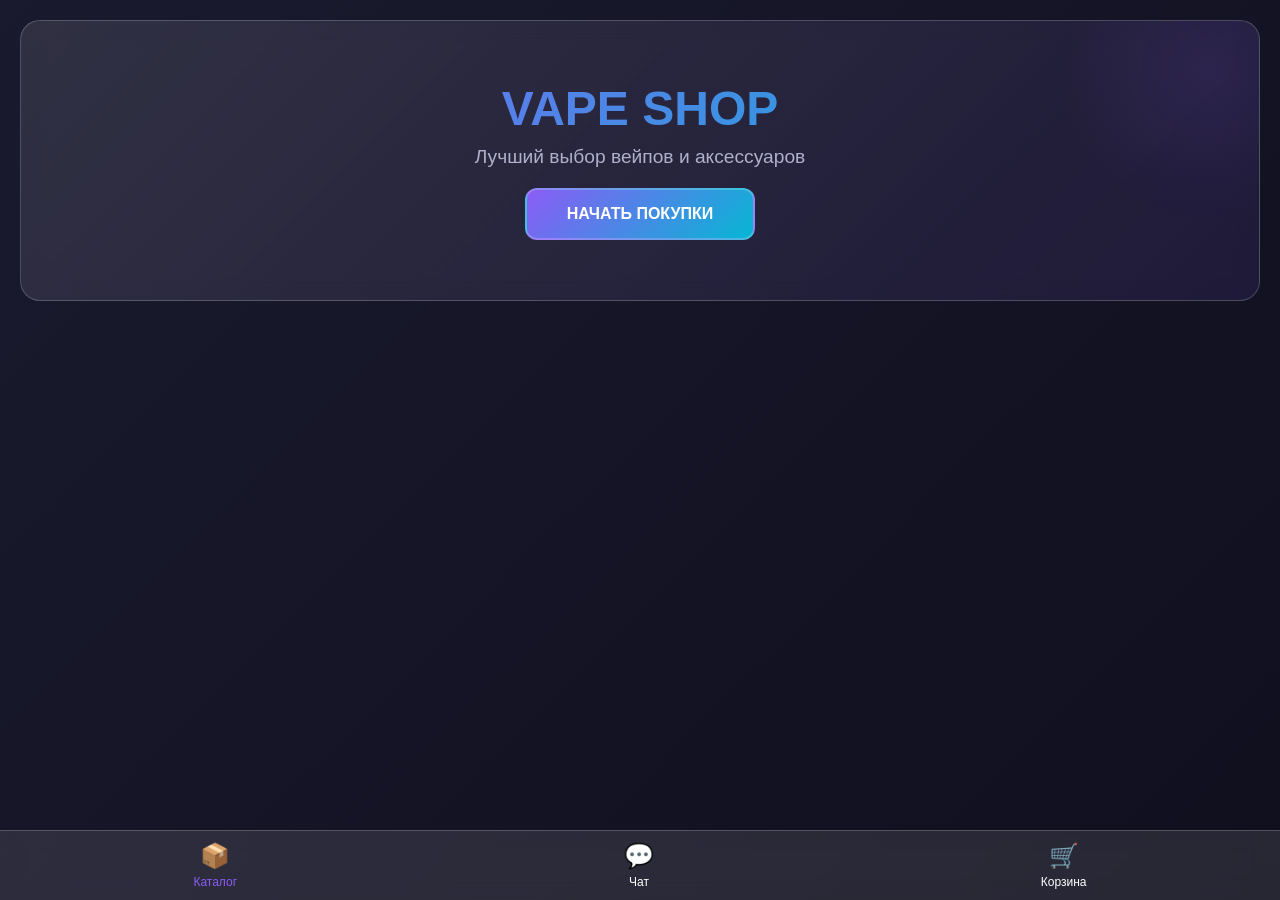
<file: index.html>
<!DOCTYPE html>
<html lang="ru">
<head>
    <meta charset="UTF-8">
    <meta name="viewport" content="width=device-width, initial-scale=1.0">
    <title>Vape Shop - Лучший выбор вейпов</title>
    <link rel="stylesheet" href="styles.css">
    <script src="https://telegram.org/js/telegram-web-app.js"></script>
</head>
<body>
    <div id="app-container">
        <!-- ГЛАВНАЯ СТРАНИЦА -->
        <div id="home-page" class="page active">
            <div class="hero">
                <div class="hero-content">
                    <h1>VAPE SHOP</h1>
                    <p>Лучший выбор вейпов и аксессуаров</p>
                    <button class="hero-btn" onclick="goToTab('catalog')">НАЧАТЬ ПОКУПКИ</button>
                </div>
                <div class="hero-glow"></div>
            </div>
        </div>

        <!-- КАТАЛОГ -->
        <div id="catalog-page" class="page">
            <div class="catalog-header">
                <h2>Каталог товаров</h2>
                <div class="categories-scroll">
                    <div class="category-btn active" onclick="filterByCategory('all')">Все</div>
                    <div class="category-btn" onclick="filterByCategory('pod')">Pod системы</div>
                    <div class="category-btn" onclick="filterByCategory('liquid')">Жидкости</div>
                    <div class="category-btn" onclick="filterByCategory('accessories')">Аксессуары</div>
                    <div class="category-btn" onclick="filterByCategory('disposable')">Одноразовые</div>
                </div>
            </div>
            <div id="products-container" class="products-grid">
                <!-- Товары загружаются сюда -->
            </div>
        </div>

        <!-- КОРЗИНА -->
        <div id="cart-page" class="page">
            <h2>Корзина</h2>
            <div id="cart-items-container" class="cart-items">
                <!-- Товары в корзине загружаются сюда -->
            </div>
            <div class="cart-summary">
                <div class="summary-row">
                    <span>Сумма:</span>
                    <span id="total-sum">0 ₽</span>
                </div>
                <div class="summary-row">
                    <span>Товаров:</span>
                    <span id="total-items">0</span>
                </div>
                <button class="checkout-btn" onclick="goToCheckout()">Перейти к оплате</button>
                <button class="continue-shopping-btn" onclick="goToTab('catalog')">Продолжить покупки</button>
            </div>
        </div>

        <!-- ОФОРМЛЕНИЕ ЗАКАЗА -->
        <div id="checkout-page" class="page">
            <h2>Оформление заказа</h2>
            <form id="checkout-form" class="checkout-form">
                <div class="form-group">
                    <label>Как вас зовут?</label>
                    <input type="text" id="customer-name" placeholder="Ваше имя" required>
                </div>
                <div class="form-group">
                    <label>Номер телефона</label>
                    <input type="tel" id="customer-phone" placeholder="+7 (___) ___-__-__" required>
                </div>
                <div class="form-group">
                    <label>Способ получения</label>
                    <select id="delivery-method" onchange="updateDeliveryPrice()">
                        <option value="pickup">Самовывоз</option>
                        <option value="delivery">Доставка (договорная)</option>
                    </select>
                </div>

                <div class="order-summary">
                    <h3>Итоговая сумма</h3>
                    <div id="order-items-list" class="order-items-list">
                        <!-- Товары загружаются сюда -->
                    </div>
                    <div class="summary-row">
                        <span>Товары:</span>
                        <span id="checkout-subtotal">0 ₽</span>
                    </div>
                    <div id="delivery-cost-row" class="summary-row" style="display:none;">
                        <span>Доставка:</span>
                        <span>договорная</span>
                    </div>
                    <div class="summary-row total">
                        <span>Итого:</span>
                        <span id="checkout-total">0 ₽</span>
                    </div>
                </div>

                <button type="submit" class="submit-order-btn">Подтвердить заказ</button>
                <button type="button" class="back-btn" onclick="goToTab('cart')">Назад в корзину</button>
            </form>
        </div>

        <!-- ЧАТ С МЕНЕДЖЕРОМ -->
        <div id="chat-page" class="page">
            <h2>Связь с менеджером</h2>
            <div id="chat-messages" class="chat-messages">
                <!-- Сообщения загружаются сюда -->
            </div>
            <div class="chat-input-area">
                <input type="text" id="chat-input" placeholder="Напишите сообщение..." maxlength="500">
                <button onclick="sendChatMessage()" class="send-btn">Отправить</button>
            </div>
        </div>

        <!-- НИЖНЯЯ НАВИГАЦИЯ -->
        <div class="bottom-nav">
            <div class="nav-item active" onclick="goToTab('catalog')">
                <div class="nav-icon">📦</div>
                <div class="nav-label">Каталог</div>
            </div>
            <div class="nav-item" onclick="goToTab('chat')">
                <div class="nav-icon">💬</div>
                <div class="nav-label">Чат</div>
            </div>
            <div class="nav-item" onclick="goToTab('cart')">
                <div class="nav-icon">🛒</div>
                <div class="nav-label">Корзина</div>
                <div id="cart-badge" class="cart-badge" style="display:none;">0</div>
            </div>
        </div>
    </div>

    <script src="app.js"></script>
</body>
</html>
</file>
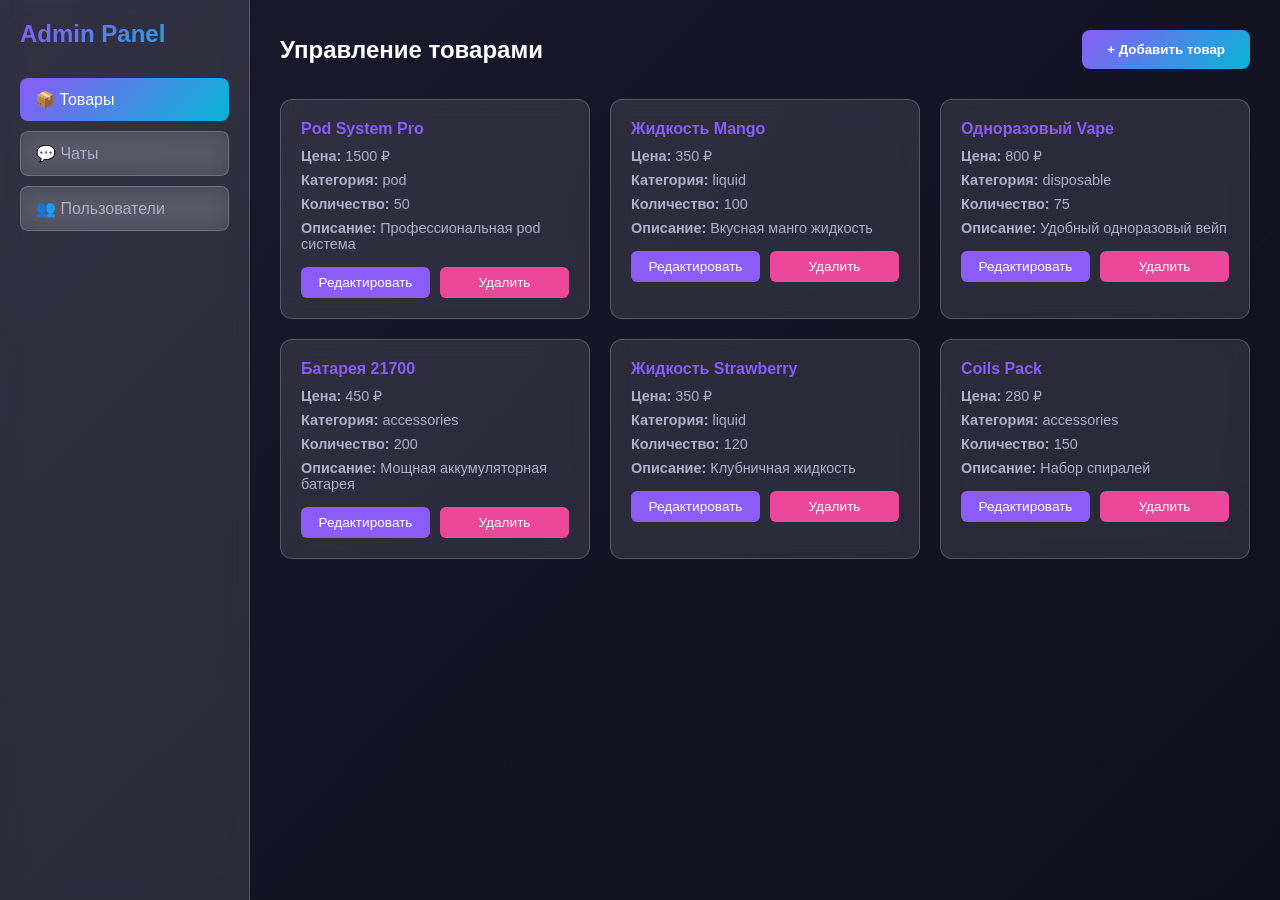
<file: admin.html>
<!DOCTYPE html>
<html lang="ru">
<head>
    <meta charset="UTF-8">
    <meta name="viewport" content="width=device-width, initial-scale=1.0">
    <title>Админ Панель - Vape Shop</title>
    <link rel="stylesheet" href="styles.css">
</head>
<body class="admin-body">
    <div id="admin-container">
        <div class="admin-sidebar">
            <div class="admin-logo">Admin Panel</div>
            <nav class="admin-nav">
                <div class="nav-item-admin active" onclick="switchAdminTab('products')">📦 Товары</div>
                <div class="nav-item-admin" onclick="switchAdminTab('chats')">💬 Чаты</div>
                <div class="nav-item-admin" onclick="switchAdminTab('users')">👥 Пользователи</div>
            </nav>
        </div>

        <div class="admin-main">
            <div id="products-tab" class="admin-tab active">
                <div class="tab-header">
                    <h2>Управление товарами</h2>
                    <button onclick="openAddProductModal()" class="btn-primary">+ Добавить товар</button>
                </div>
                <div id="products-list" class="admin-products-list"></div>
            </div>

            <div id="chats-tab" class="admin-tab">
                <div class="tab-header">
                    <h2>Чаты с пользователями</h2>
                </div>
                <div class="admin-chats-container">
                    <div id="chats-list" class="chats-list"></div>
                    <div id="chat-window" class="chat-window">
                        <div class="chat-window-empty">Выберите чат</div>
                        <div id="admin-chat-messages" class="admin-chat-messages" style="display:none;"></div>
                        <div id="admin-chat-input-area" class="admin-chat-input-area" style="display:none;">
                            <input type="text" id="admin-chat-input" placeholder="Напишите ответ...">
                            <button onclick="sendAdminChatMessage()" class="send-btn">Отправить</button>
                        </div>
                    </div>
                </div>
            </div>

            <div id="users-tab" class="admin-tab">
                <div class="tab-header">
                    <h2>Список пользователей</h2>
                </div>
                <div id="users-list" class="admin-users-list"></div>
            </div>
        </div>
    </div>

    <div id="product-modal" class="modal">
        <div class="modal-content">
            <div class="modal-header">
                <h3 id="modal-title">Добавить товар</h3>
                <button onclick="closeProductModal()" class="close-btn">&times;</button>
            </div>
            <form id="product-form" class="product-form">
                <div class="form-row">
                    <div class="form-group">
                        <label>Название</label>
                        <input type="text" id="product-name" required>
                    </div>
                    <div class="form-group">
                        <label>Цена (₽)</label>
                        <input type="number" id="product-price" required>
                    </div>
                </div>

                <div class="form-row">
                    <div class="form-group">
                        <label>Категория</label>
                        <select id="product-category" required>
                            <option value="pod">Pod системы</option>
                            <option value="liquid">Жидкости</option>
                            <option value="accessories">Аксессуары</option>
                            <option value="disposable">Одноразовые</option>
                        </select>
                    </div>
                    <div class="form-group">
                        <label>Количество</label>
                        <input type="number" id="product-stock" required>
                    </div>
                </div>

                <div class="form-group">
                    <label>Описание</label>
                    <textarea id="product-description" rows="4"></textarea>
                </div>

                <div class="form-group">
                    <label>Эмодзи</label>
                    <input type="text" id="product-image" placeholder="🎯" maxlength="2">
                </div>

                <div class="modal-actions">
                    <button type="submit" class="btn-primary">Сохранить</button>
                    <button type="button" onclick="closeProductModal()" class="btn-secondary">Отмена</button>
                </div>
            </form>
        </div>
    </div>

    <script src="admin.js"></script>
</body>
</html>
</file>
<file: styles.css>
* {
    margin: 0;
    padding: 0;
    box-sizing: border-box;
}

:root {
    --primary: #8B5CF6;
    --secondary: #06B6D4;
    --accent: #EC4899;
    --dark: #1a1a2e;
    --darker: #0f0f1e;
    --light: #e0e0ff;
    --glass: rgba(255, 255, 255, 0.1);
    --glass-border: rgba(255, 255, 255, 0.2);
}

body {
    font-family: 'Segoe UI', Tahoma, Geneva, Verdana, sans-serif;
    background: linear-gradient(135deg, var(--dark) 0%, var(--darker) 100%);
    color: #fff;
    overflow: hidden;
}

#app-container {
    width: 100%;
    height: 100vh;
    display: flex;
    flex-direction: column;
    background: linear-gradient(135deg, #1a1a2e 0%, #0f0f1e 100%);
}

/* СТРАНИЦЫ */
.page {
    display: none;
    flex: 1;
    overflow-y: auto;
    padding: 20px;
    padding-bottom: 80px;
    animation: fadeIn 0.3s ease-in;
}

.page.active {
    display: flex;
    flex-direction: column;
}

@keyframes fadeIn {
    from {
        opacity: 0;
        transform: translateY(10px);
    }
    to {
        opacity: 1;
        transform: translateY(0);
    }
}

/* ГЕРОИЧЕСКАЯ СЕКЦИЯ */
.hero {
    background: linear-gradient(135deg, var(--glass) 0%, rgba(139, 92, 246, 0.1) 100%);
    backdrop-filter: blur(10px);
    border: 1px solid var(--glass-border);
    border-radius: 20px;
    padding: 60px 30px;
    text-align: center;
    position: relative;
    overflow: hidden;
    margin-bottom: 40px;
}

.hero-glow {
    position: absolute;
    width: 300px;
    height: 300px;
    background: radial-gradient(circle, var(--primary) 0%, transparent 70%);
    opacity: 0.1;
    right: -100px;
    top: -100px;
    animation: float 6s ease-in-out infinite;
}

@keyframes float {
    0%, 100% { transform: translateY(0px); }
    50% { transform: translateY(-20px); }
}

.hero-content {
    position: relative;
    z-index: 1;
}

.hero h1 {
    font-size: 3em;
    margin-bottom: 10px;
    background: linear-gradient(135deg, #8B5CF6, #06B6D4);
    -webkit-background-clip: text;
    -webkit-text-fill-color: transparent;
    background-clip: text;
}

.hero p {
    font-size: 1.2em;
    margin-bottom: 20px;
    color: #b0b0cc;
}

.hero-btn {
    background: linear-gradient(135deg, var(--primary), var(--secondary));
    border: 2px solid var(--glass-border);
    color: white;
    padding: 15px 40px;
    border-radius: 12px;
    font-size: 1em;
    cursor: pointer;
    font-weight: bold;
    transition: all 0.3s ease;
}

.hero-btn:hover {
    transform: translateY(-3px);
    box-shadow: 0 10px 30px rgba(139, 92, 246, 0.4);
}

/* КАТАЛОГ */
.catalog-header {
    margin-bottom: 20px;
}

.categories-scroll {
    display: flex;
    gap: 10px;
    overflow-x: auto;
    margin-top: 15px;
    padding: 10px 0;
    scroll-behavior: smooth;
}

.categories-scroll::-webkit-scrollbar {
    height: 4px;
}

.categories-scroll::-webkit-scrollbar-track {
    background: var(--glass);
    border-radius: 10px;
}

.categories-scroll::-webkit-scrollbar-thumb {
    background: var(--primary);
    border-radius: 10px;
}

.category-btn {
    background: var(--glass);
    border: 1px solid var(--glass-border);
    color: #b0b0cc;
    padding: 10px 20px;
    border-radius: 20px;
    cursor: pointer;
    white-space: nowrap;
    transition: all 0.3s ease;
    backdrop-filter: blur(10px);
}

.category-btn:hover {
    color: white;
}

.category-btn.active {
    background: linear-gradient(135deg, var(--primary), var(--secondary));
    border-color: transparent;
    color: white;
}

/* ТОВАРЫ СЕТКА */
.products-grid {
    display: grid;
    grid-template-columns: repeat(auto-fill, minmax(150px, 1fr));
    gap: 15px;
    flex: 1;
}

.product-card {
    background: var(--glass);
    border: 1px solid var(--glass-border);
    border-radius: 15px;
    padding: 15px;
    cursor: pointer;
    transition: all 0.3s ease;
    backdrop-filter: blur(10px);
    display: flex;
    flex-direction: column;
    position: relative;
    overflow: hidden;
}

.product-card:hover {
    border-color: var(--primary);
    transform: translateY(-5px);
    box-shadow: 0 15px 35px rgba(139, 92, 246, 0.2);
}

.product-image {
    width: 100%;
    height: 120px;
    background: linear-gradient(135deg, rgba(139, 92, 246, 0.2), rgba(6, 182, 212, 0.2));
    border-radius: 10px;
    margin-bottom: 10px;
    display: flex;
    align-items: center;
    justify-content: center;
    font-size: 3em;
    overflow: hidden;
}

.product-image img {
    width: 100%;
    height: 100%;
    object-fit: cover;
}

.product-name {
    font-weight: bold;
    font-size: 0.9em;
    margin-bottom: 8px;
    text-align: center;
}

.product-price {
    color: var(--secondary);
    font-size: 1.1em;
    font-weight: bold;
    margin-bottom: 10px;
    text-align: center;
}

.product-stock {
    font-size: 0.8em;
    color: #888;
    margin-bottom: 10px;
    text-align: center;
}

.add-to-cart-btn {
    background: linear-gradient(135deg, var(--primary), var(--secondary));
    border: none;
    color: white;
    padding: 8px;
    border-radius: 8px;
    cursor: pointer;
    font-weight: bold;
    font-size: 0.85em;
    transition: all 0.2s ease;
}

.add-to-cart-btn:hover {
    transform: scale(1.05);
}

.add-to-cart-btn:active {
    transform: scale(0.98);
}

/* КОРЗИНА */
.cart-items {
    flex: 1;
    overflow-y: auto;
    margin-bottom: 20px;
}

.cart-item {
    background: var(--glass);
    border: 1px solid var(--glass-border);
    border-radius: 12px;
    padding: 15px;
    margin-bottom: 15px;
    display: flex;
    justify-content: space-between;
    align-items: center;
    backdrop-filter: blur(10px);
}

.cart-item-info {
    flex: 1;
}

.cart-item-name {
    font-weight: bold;
    margin-bottom: 5px;
}

.cart-item-price {
    color: var(--secondary);
    font-size: 1.1em;
}

.cart-item-controls {
    display: flex;
    align-items: center;
    gap: 10px;
}

.qty-btn {
    background: var(--primary);
    border: none;
    color: white;
    width: 30px;
    height: 30px;
    border-radius: 6px;
    cursor: pointer;
    font-weight: bold;
    transition: all 0.2s ease;
}

.qty-btn:hover {
    background: var(--secondary);
}

.qty-display {
    width: 40px;
    text-align: center;
    font-weight: bold;
}

.remove-btn {
    background: var(--accent);
    border: none;
    color: white;
    padding: 5px 12px;
    border-radius: 6px;
    cursor: pointer;
    font-size: 0.85em;
}

/* СВОДКА КОРЗИНЫ */
.cart-summary {
    background: var(--glass);
    border: 1px solid var(--glass-border);
    border-radius: 12px;
    padding: 20px;
    backdrop-filter: blur(10px);
}

.summary-row {
    display: flex;
    justify-content: space-between;
    margin-bottom: 12px;
    font-size: 1em;
}

.summary-row.total {
    border-top: 1px solid var(--glass-border);
    padding-top: 12px;
    font-size: 1.3em;
    font-weight: bold;
    color: var(--secondary);
}

.checkout-btn, .submit-order-btn {
    width: 100%;
    background: linear-gradient(135deg, var(--primary), var(--secondary));
    border: none;
    color: white;
    padding: 15px;
    border-radius: 10px;
    font-size: 1em;
    font-weight: bold;
    cursor: pointer;
    margin-top: 15px;
    transition: all 0.3s ease;
}

.checkout-btn:hover, .submit-order-btn:hover {
    transform: translateY(-3px);
    box-shadow: 0 10px 30px rgba(139, 92, 246, 0.4);
}

.continue-shopping-btn, .back-btn {
    width: 100%;
    background: var(--glass);
    border: 1px solid var(--glass-border);
    color: white;
    padding: 12px;
    border-radius: 10px;
    font-size: 0.95em;
    cursor: pointer;
    margin-top: 10px;
    transition: all 0.3s ease;
}

/* ОФОРМЛЕНИЕ ЗАКАЗА */
.checkout-form {
    display: flex;
    flex-direction: column;
    gap: 20px;
}

.form-group {
    display: flex;
    flex-direction: column;
}

.form-group label {
    margin-bottom: 8px;
    font-weight: 600;
    color: #e0e0ff;
}

.form-group input,
.form-group select,
.form-group textarea {
    background: var(--glass);
    border: 1px solid var(--glass-border);
    color: white;
    padding: 12px;
    border-radius: 8px;
    font-size: 1em;
    backdrop-filter: blur(10px);
    transition: all 0.3s ease;
}

.form-group input:focus,
.form-group select:focus,
.form-group textarea:focus {
    outline: none;
    border-color: var(--primary);
    box-shadow: 0 0 15px rgba(139, 92, 246, 0.3);
}

.form-group input::placeholder,
.form-group textarea::placeholder {
    color: #888;
}

.order-summary {
    background: var(--glass);
    border: 1px solid var(--glass-border);
    border-radius: 12px;
    padding: 20px;
    backdrop-filter: blur(10px);
}

.order-items-list {
    max-height: 300px;
    overflow-y: auto;
    margin-bottom: 15px;
}

.order-item {
    display: flex;
    justify-content: space-between;
    padding: 8px 0;
    border-bottom: 1px solid var(--glass-border);
}

/* ЧАТ */
.chat-messages {
    flex: 1;
    overflow-y: auto;
    margin-bottom: 20px;
    display: flex;
    flex-direction: column;
    gap: 10px;
}

.message {
    display: flex;
    margin-bottom: 15px;
}

.message.user {
    justify-content: flex-end;
}

.message-content {
    max-width: 70%;
    background: var(--glass);
    border: 1px solid var(--glass-border);
    border-radius: 12px;
    padding: 12px;
    backdrop-filter: blur(10px);
    word-wrap: break-word;
}

.message.user .message-content {
    background: linear-gradient(135deg, var(--primary), var(--secondary));
    border: none;
}

.message-time {
    font-size: 0.7em;
    color: #888;
    margin-top: 5px;
}

.chat-input-area {
    display: flex;
    gap: 10px;
    position: fixed;
    bottom: 70px;
    left: 0;
    right: 0;
    padding: 15px;
    background: linear-gradient(to top, var(--darker), transparent);
}

.chat-input-area input {
    flex: 1;
    background: var(--glass);
    border: 1px solid var(--glass-border);
    color: white;
    padding: 12px;
    border-radius: 20px;
    backdrop-filter: blur(10px);
}

.chat-input-area input:focus {
    outline: none;
    border-color: var(--primary);
}

.send-btn {
    background: linear-gradient(135deg, var(--primary), var(--secondary));
    border: none;
    color: white;
    width: 40px;
    height: 40px;
    border-radius: 50%;
    cursor: pointer;
    display: flex;
    align-items: center;
    justify-content: center;
    font-weight: bold;
    transition: all 0.2s ease;
}

.send-btn:hover {
    transform: scale(1.1);
}

/* НИЖНЯЯ НАВИГАЦИЯ */
.bottom-nav {
    position: fixed;
    bottom: 0;
    left: 0;
    right: 0;
    height: 70px;
    background: var(--glass);
    border-top: 1px solid var(--glass-border);
    backdrop-filter: blur(10px);
    display: flex;
    justify-content: space-around;
    align-items: center;
    z-index: 1000;
}

.nav-item {
    display: flex;
    flex-direction: column;
    align-items: center;
    gap: 5px;
    cursor: pointer;
    padding: 8px 15px;
    border-radius: 12px;
    transition: all 0.3s ease;
    position: relative;
}

.nav-item:hover {
    background: rgba(139, 92, 246, 0.2);
}

.nav-item.active {
    color: var(--primary);
}

.nav-icon {
    font-size: 1.5em;
}

.nav-label {
    font-size: 0.75em;
}

.cart-badge {
    position: absolute;
    top: -5px;
    right: 0;
    background: var(--accent);
    color: white;
    width: 20px;
    height: 20px;
    border-radius: 50%;
    display: flex;
    align-items: center;
    justify-content: center;
    font-size: 0.75em;
    font-weight: bold;
}

/* ====== АДМИН ПАНЕЛЬ ====== */

.admin-body {
    background: linear-gradient(135deg, #1a1a2e 0%, #0f0f1e 100%);
}

#admin-container {
    display: flex;
    height: 100vh;
}

.admin-sidebar {
    width: 250px;
    background: var(--glass);
    border-right: 1px solid var(--glass-border);
    backdrop-filter: blur(10px);
    padding: 20px;
    overflow-y: auto;
    flex-shrink: 0;
}

.admin-logo {
    font-size: 1.5em;
    font-weight: bold;
    margin-bottom: 30px;
    background: linear-gradient(135deg, var(--primary), var(--secondary));
    -webkit-background-clip: text;
    -webkit-text-fill-color: transparent;
    background-clip: text;
}

.admin-nav {
    display: flex;
    flex-direction: column;
    gap: 10px;
}

.nav-item-admin {
    background: var(--glass);
    border: 1px solid var(--glass-border);
    color: #b0b0cc;
    padding: 12px 15px;
    border-radius: 8px;
    cursor: pointer;
    transition: all 0.3s ease;
    backdrop-filter: blur(10px);
}

.nav-item-admin:hover {
    color: white;
    border-color: var(--primary);
}

.nav-item-admin.active {
    background: linear-gradient(135deg, var(--primary), var(--secondary));
    border: none;
    color: white;
}

.admin-main {
    flex: 1;
    display: flex;
    flex-direction: column;
    padding: 30px;
    overflow-y: auto;
}

.admin-tab {
    display: none;
    animation: fadeIn 0.3s ease-in;
}

.admin-tab.active {
    display: flex;
    flex-direction: column;
}

.tab-header {
    display: flex;
    justify-content: space-between;
    align-items: center;
    margin-bottom: 30px;
}

.btn-primary {
    background: linear-gradient(135deg, var(--primary), var(--secondary));
    border: none;
    color: white;
    padding: 12px 25px;
    border-radius: 8px;
    cursor: pointer;
    font-weight: bold;
    transition: all 0.3s ease;
}

.btn-primary:hover {
    transform: translateY(-3px);
    box-shadow: 0 10px 30px rgba(139, 92, 246, 0.4);
}

/* СПИСОК ТОВАРОВ АДМИНА */
.admin-products-list {
    display: grid;
    grid-template-columns: repeat(auto-fill, minmax(250px, 1fr));
    gap: 20px;
}

.admin-product-card {
    background: var(--glass);
    border: 1px solid var(--glass-border);
    border-radius: 12px;
    padding: 20px;
    backdrop-filter: blur(10px);
}

.admin-product-card h4 {
    margin-bottom: 10px;
    color: var(--primary);
}

.admin-product-card p {
    font-size: 0.9em;
    color: #b0b0cc;
    margin-bottom: 8px;
}

.admin-product-actions {
    display: flex;
    gap: 10px;
    margin-top: 15px;
}

.btn-edit, .btn-delete, .btn-secondary {
    flex: 1;
    padding: 8px 12px;
    border: none;
    border-radius: 6px;
    cursor: pointer;
    font-size: 0.85em;
    transition: all 0.2s ease;
}

.btn-edit {
    background: var(--primary);
    color: white;
}

.btn-delete {
    background: var(--accent);
    color: white;
}

.btn-secondary {
    background: var(--glass);
    border: 1px solid var(--glass-border);
    color: white;
}

/* ЧАТЫ АДМИНА */
.admin-chats-container {
    display: grid;
    grid-template-columns: 250px 1fr;
    gap: 20px;
    flex: 1;
    min-height: 0;
}

.chats-list {
    background: var(--glass);
    border: 1px solid var(--glass-border);
    border-radius: 12px;
    backdrop-filter: blur(10px);
    overflow-y: auto;
}

.chat-item {
    padding: 15px;
    border-bottom: 1px solid var(--glass-border);
    cursor: pointer;
    transition: all 0.2s ease;
}

.chat-item:hover {
    background: rgba(139, 92, 246, 0.1);
}

.chat-item.active {
    background: rgba(139, 92, 246, 0.2);
    border-left: 3px solid var(--primary);
}

.chat-item-name {
    font-weight: bold;
    margin-bottom: 5px;
}

.chat-item-preview {
    font-size: 0.85em;
    color: #888;
    white-space: nowrap;
    overflow: hidden;
    text-overflow: ellipsis;
}

.chat-window {
    background: var(--glass);
    border: 1px solid var(--glass-border);
    border-radius: 12px;
    backdrop-filter: blur(10px);
    display: flex;
    flex-direction: column;
    overflow: hidden;
}

.chat-window-empty {
    display: flex;
    align-items: center;
    justify-content: center;
    height: 100%;
    color: #888;
}

.admin-chat-messages {
    flex: 1;
    overflow-y: auto;
    padding: 20px;
    display: flex;
    flex-direction: column;
    gap: 10px;
}

.admin-chat-input-area {
    display: flex;
    gap: 10px;
    padding: 15px;
    border-top: 1px solid var(--glass-border);
}

.admin-chat-input-area input {
    flex: 1;
    background: rgba(255, 255, 255, 0.05);
    border: 1px solid var(--glass-border);
    color: white;
    padding: 10px;
    border-radius: 8px;
}

/* ПОЛЬЗОВАТЕЛИ АДМИНА */
.admin-users-list {
    display: grid;
    grid-template-columns: repeat(auto-fill, minmax(280px, 1fr));
    gap: 20px;
}

.admin-user-card {
    background: var(--glass);
    border: 1px solid var(--glass-border);
    border-radius: 12px;
    padding: 20px;
    backdrop-filter: blur(10px);
}

.user-id {
    font-size: 0.85em;
    color: #888;
    margin-bottom: 10px;
}

.user-title {
    background: linear-gradient(135deg, var(--primary), var(--secondary));
    color: white;
    padding: 6px 12px;
    border-radius: 6px;
    display: inline-block;
    font-size: 0.9em;
    font-weight: bold;
    margin-top: 10px;
}

.user-stats {
    margin-top: 15px;
    padding-top: 15px;
    border-top: 1px solid var(--glass-border);
    font-size: 0.9em;
    color: #b0b0cc;
}

.user-stats p {
    margin: 5px 0;
}

/* МОДАЛЬНОЕ ОКНО */
.modal {
    display: none;
    position: fixed;
    top: 0;
    left: 0;
    right: 0;
    bottom: 0;
    background: rgba(0, 0, 0, 0.7);
    backdrop-filter: blur(5px);
    z-index: 2000;
    align-items: center;
    justify-content: center;
}

.modal.active {
    display: flex;
}

.modal-content {
    background: linear-gradient(135deg, var(--glass) 0%, rgba(139, 92, 246, 0.05) 100%);
    border: 1px solid var(--glass-border);
    border-radius: 15px;
    padding: 30px;
    backdrop-filter: blur(10px);
    max-width: 500px;
    width: 90%;
    max-height: 90vh;
    overflow-y: auto;
}

.modal-header {
    display: flex;
    justify-content: space-between;
    align-items: center;
    margin-bottom: 20px;
}

.close-btn {
    background: none;
    border: none;
    color: #b0b0cc;
    font-size: 1.5em;
    cursor: pointer;
    transition: color 0.2s ease;
}

.close-btn:hover {
    color: white;
}

.product-form {
    display: flex;
    flex-direction: column;
    gap: 15px;
}

.form-row {
    display: grid;
    grid-template-columns: 1fr 1fr;
    gap: 15px;
}

.modal-actions {
    display: flex;
    gap: 10px;
    margin-top: 20px;
}

.modal-actions button {
    flex: 1;
    padding: 12px;
    border-radius: 8px;
    border: none;
    cursor: pointer;
    font-weight: bold;
    transition: all 0.3s ease;
}

/* СКРОЛЛБАРЫ */
::-webkit-scrollbar {
    width: 8px;
    height: 8px;
}

::-webkit-scrollbar-track {
    background: transparent;
}

::-webkit-scrollbar-thumb {
    background: var(--primary);
    border-radius: 4px;
}

::-webkit-scrollbar-thumb:hover {
    background: var(--secondary);
}

/* АДАПТИВНОСТЬ */
@media (max-width: 768px) {
    .products-grid {
        grid-template-columns: repeat(auto-fill, minmax(120px, 1fr));
    }

    .hero {
        padding: 40px 20px;
    }

    .hero h1 {
        font-size: 2em;
    }

    .admin-chats-container {
        grid-template-columns: 1fr;
    }

    .admin-sidebar {
        width: 100%;
        border-right: none;
        border-bottom: 1px solid var(--glass-border);
        padding: 15px;
    }

    .admin-nav {
        flex-direction: row;
        gap: 5px;
    }

    .nav-item-admin {
        flex: 1;
    }
}
</file>
